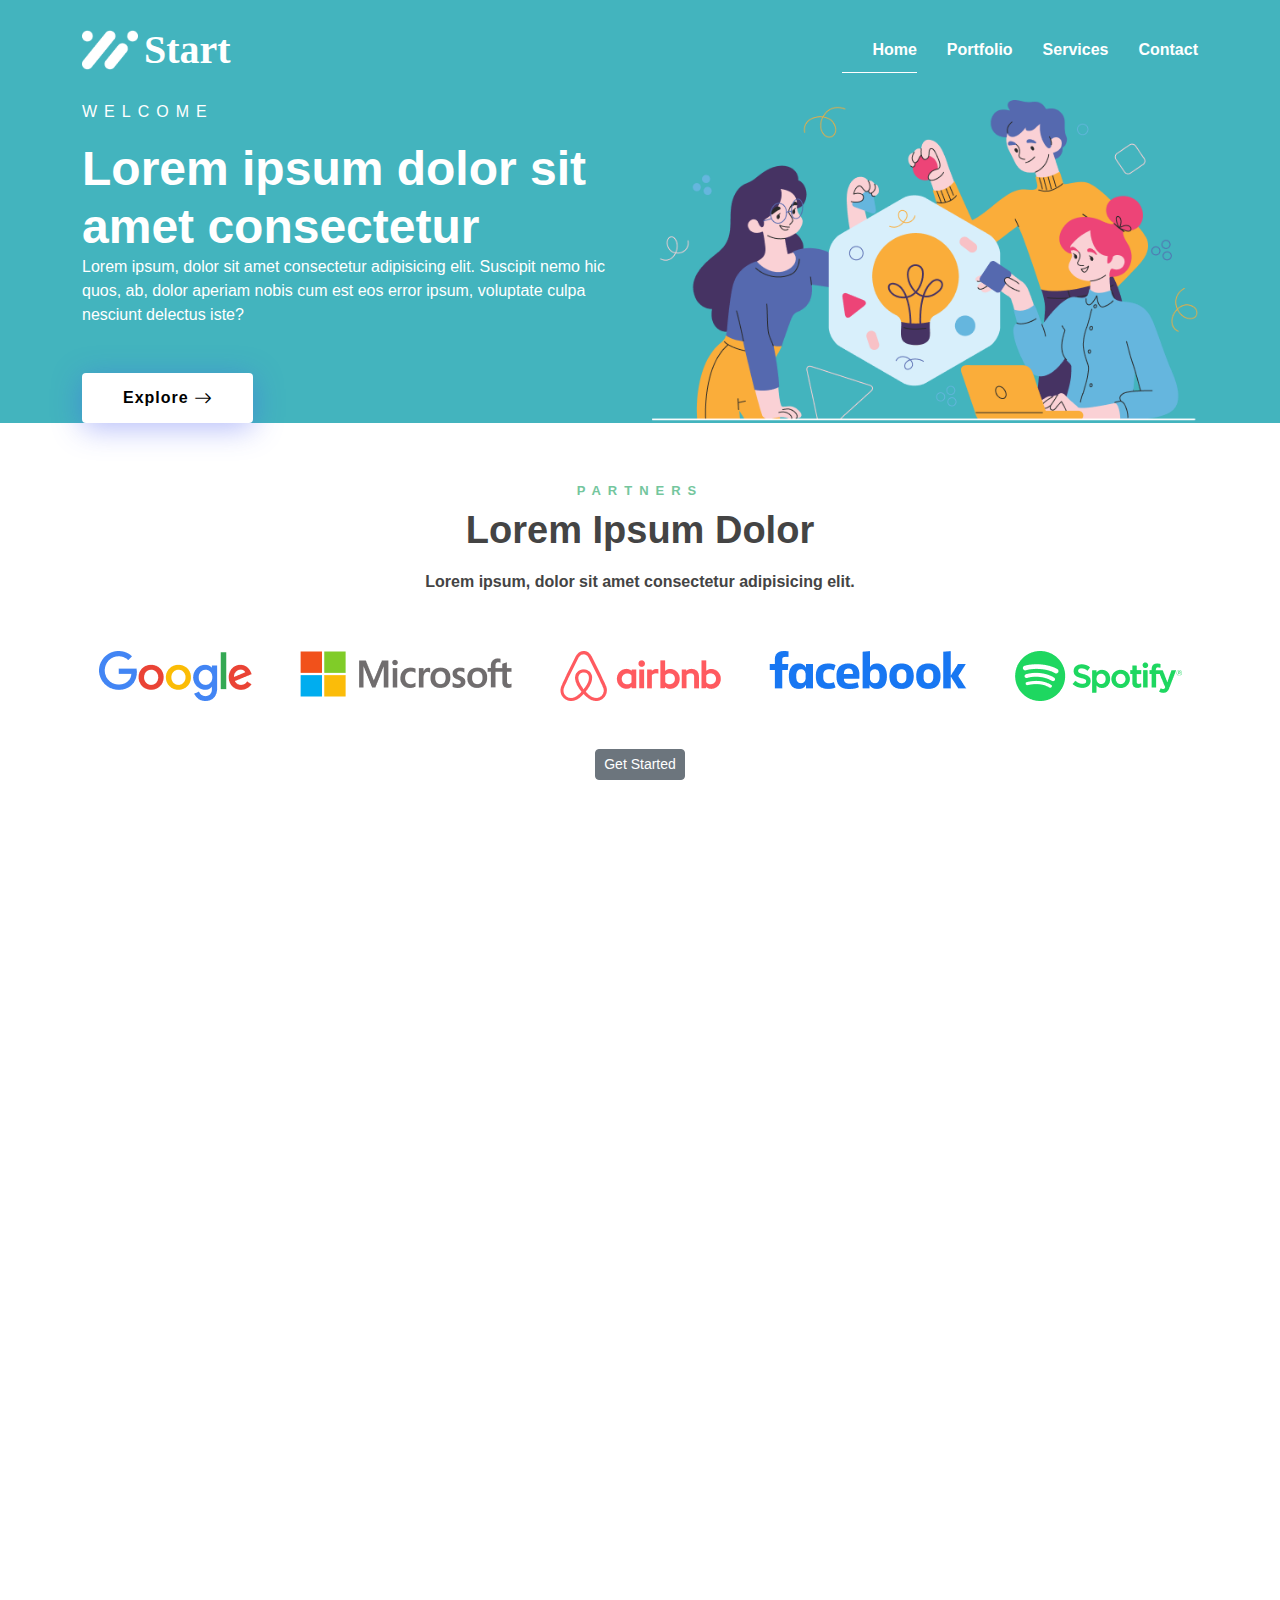
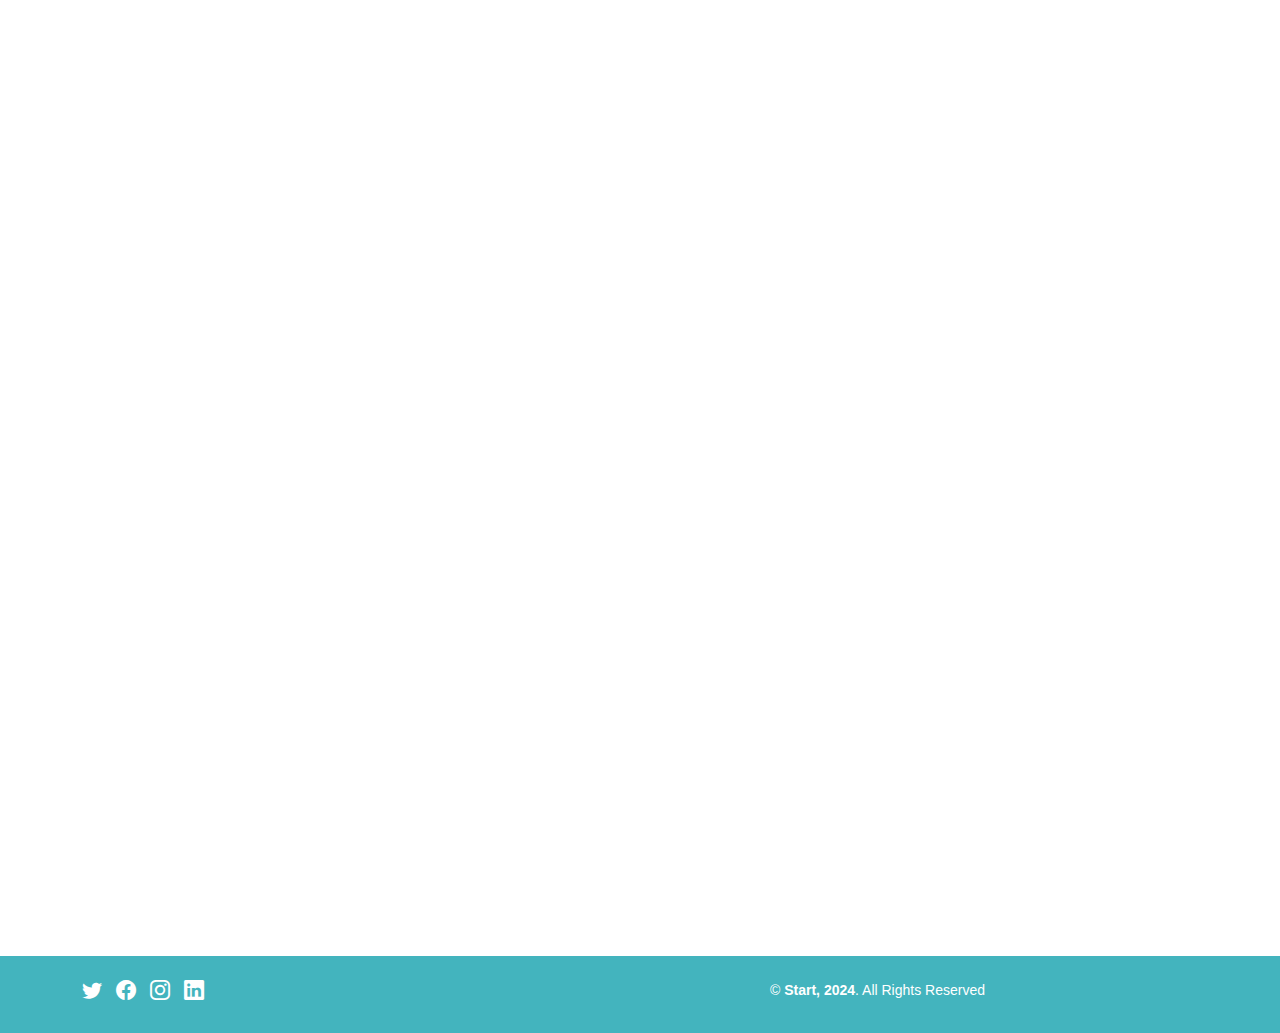
<file: index.html>
<!DOCTYPE html>
<html lang="en">

<head>
    <meta charset="utf-8">
    <meta content="width=device-width, initial-scale=1.0" name="viewport">
    <title>BelV1 Startup Website (Community)</title>
    <!-- Favicons -->
    <link href="assets/img/favicon.ico" rel="icon">
    <link href="assets/img/apple-touch-icon.png" rel="apple-touch-icon">
    <!-- Vendor CSS Files -->
    <link href="assets/vendor/aos/aos.css" rel="stylesheet">
    <link href="assets/vendor/bootstrap/css/bootstrap.min.css" rel="stylesheet">
    <link href="assets/vendor/bootstrap-icons/bootstrap-icons.css" rel="stylesheet">
    <link href="assets/vendor/glightbox/css/glightbox.min.css" rel="stylesheet">
    <link href="assets/vendor/remixicon/remixicon.css" rel="stylesheet">
    <!-- Template Main CSS File -->
    <link href="assets/css/style.css" rel="stylesheet">
    <!-- =======================================================
* Template Name: Belgacem Khadher V1 Start Agency template
======================================================== -->
</head>

<body>

    <!-- ======= Header ======= -->
    <header id="header" class="header fixed-top">
        <div class="container-fluid container-xl d-flex align-items-center justify-content-between">

            <a href="index.html" class="logo d-flex align-items-center">
                <img src="assets/img/logo.png" alt="">
                <span>Start</span>
            </a>

            <nav id="navbar" class="navbar">
                <ul>
                    <li><a class="nav-link scrollto active" href="#">Home</a></li>
                    <li><a class="nav-link scrollto" href="pages/portfolio.html">Portfolio</a></li>
                    <li><a class="nav-link scrollto" href="pages/services.html">Services</a></li>
                    <li><a class="nav-link scrollto" href="pages/contact.html">Contact</a></li>
                </ul>
                <i class="bi bi-list mobile-nav-toggle"></i>
            </nav><!-- .navbar -->

        </div>
      
    </header><!-- End Header -->
    <div class="hero pt-100 ">
        <div class="container">
            <div class="row">
                <div class="col-lg-6 order-lg-2 hero-img" data-aos="zoom-out" data-aos-delay="200">
                    <img src="assets/img/hero.png" class="img-fluid" alt="">
                </div>
                <div class="col-lg-6 order-lg-1 d-flex flex-column justify-content-center">
                    <p class="letter-spacing-7">WELCOME</p>
                    <h1 data-aos="fade-up">Lorem ipsum dolor sit amet consectetur </h1>
                    <p data-aos="fade-up" data-aos-delay="400">Lorem ipsum, dolor sit amet consectetur adipisicing
                        elit.
                        Suscipit nemo hic quos, ab, dolor aperiam nobis cum est eos error ipsum, voluptate culpa
                        nesciunt delectus iste?</p>
                    <div data-aos="fade-up" data-aos-delay="600">
                        <div class="text-center text-lg-start">
                            <a href="#about"
                                class="btn btn-get-started scrollto d-inline-flex align-items-center justify-content-center align-self-center">
                                <span>Explore</span>
                                <i class="bi bi-arrow-right"></i>
                            </a>
                        </div>
                    </div>
                </div>
            </div>
        </div>
    </div>
    <!-- ======= Clients Section ======= -->
    <section id="clients" class="clients">
        <div class="container" data-aos="fade-up">

            <header class="section-header align-items-center ">
                <h2 class="letter-spacing-7">partners</h2>
                <p>Lorem Ipsum Dolor</p>
                <p class="fs-6">Lorem ipsum, dolor sit amet consectetur
                    adipisicing elit.</p>
            </header>

            <div class="container text-center p-2 ">
                <div class="d-flex flex-wrap gap-5 justify-content-center  ">
                    <div><img src="assets/img/clients/client1.png" class="img-fluid" alt="">
                    </div>
                    <div><img src="assets/img/clients/client2.png" class="img-fluid" alt="">
                    </div>
                    <div><img src="assets/img/clients/client3.png" class="img-fluid" alt="">
                    </div>
                    <div><img src="assets/img/clients/client4.png" class="img-fluid" alt="">
                    </div>
                    <div><img src="assets/img/clients/client5.png" class="img-fluid" alt="">
                    </div>

                </div>
                <a class="btn btn-secondary btn-sm mt-5 " href="#">Get Started</a>
            </div>

        </div>
    </section>
    <!-- End Clients Section -->

    <main id="main">
        <!-- ======= About Section ======= -->
        <section id="about" class="about">
            <div class="container" data-aos="fade-up">
                <div class="row">

                    <div class="col-lg-6">
                        <img src="assets/img/features.png" class="img-fluid" alt="">
                    </div>

                    <div class="col-lg-6 mt-5 mt-lg-0 d-flex">
                        <div class="content">
                            <h2>Lorem ipsum dolor sit amet consectetur </h2>
                            <p>
                                Lorem ipsum, dolor sit amet consectetur adipisicing elit. Suscipit nemo hic quos, ab,
                                dolor aperiam nobis cum est eos error ipsum, voluptate culpa nesciunt delectus iste?
                            </p>
                            <div class="text-center text-lg-start">
                                <a href="#"
                                    class="btn-read-more d-inline-flex align-items-center justify-content-center align-self-center">
                                    <span>Learn More</span>
                                    <i class="bi bi-arrow-right"></i>
                                </a>
                            </div>
                        </div>
                    </div>

                </div> <!-- / row -->
                <!-- End Feature Icons -->

            </div>
            <div class="container" data-aos="fade-up">
                <div class="row gx-0">

                    <div class="col-lg-6 d-flex flex-column justify-content-center" data-aos="fade-up"
                        data-aos-delay="200">
                        <div class="content">
                            <h2>Lorem ipsum dolor sit amet consectetur </h2>
                            <p>
                                Lorem ipsum, dolor sit amet consectetur adipisicing elit. Suscipit nemo hic quos, ab,
                                dolor aperiam nobis cum est eos error ipsum, voluptate culpa nesciunt delectus iste?
                            </p>
                            <div class="text-center text-lg-start">
                                <a href="#"
                                    class="btn-read-more d-inline-flex align-items-center justify-content-center align-self-center">
                                    <span>Learn More</span>
                                    <i class="bi bi-arrow-right"></i>
                                </a>
                            </div>
                        </div>
                    </div>

                    <div class="col-lg-6 d-flex align-items-center" data-aos="zoom-out" data-aos-delay="200">
                        <img src="assets/img/about.png" class="img-fluid" alt="">
                    </div>

                </div>
            </div>


        </section><!-- End About Section -->
        <!-- ======= Team Section ======= -->
        <section id="team" class="team">

            <div class="container text-center " data-aos="fade-up">

                <header class="section-header">
                    <h2>Team</h2>
                    <p>Our Talents</p>
                    <p class="fs-6">Lorem ipsum, dolor sit amet consectetur
                        Suscipit nemo hic quos, ab,</p>
                </header>

                <div class="row gy-4">

                    <div class="col-lg-3 col-md-6" data-aos="fade-up" data-aos-delay="100">
                        <div class="member">
                            <div class="member-img">
                                <img src="assets/img/team/team1.png" class="img-fluid" alt="">

                            </div>
                            <div class="member-info">
                                <h4>Walter White</h4>
                                <span>Chief Executive Officer</span>
                            </div>
                        </div>
                    </div>

                    <div class="col-lg-3 col-md-6" data-aos="fade-up" data-aos-delay="200">
                        <div class="member">
                            <div class="member-img">
                                <img src="assets/img/team/team2.png" class="img-fluid" alt="">

                            </div>
                            <div class="member-info">
                                <h4>Sarah Jhonson</h4>
                                <span>Product Manager</span>
                            </div>
                        </div>
                    </div>

                    <div class="col-lg-3 col-md-6" data-aos="fade-up" data-aos-delay="300">
                        <div class="member">
                            <div class="member-img">
                                <img src="assets/img/team/team3.png" class="img-fluid" alt="">
                            </div>
                            <div class="member-info">
                                <h4>William Anderson</h4>
                                <span>CTO</span>
                            </div>
                        </div>
                    </div>

                    <div class="col-lg-3 col-md-6" data-aos="fade-up" data-aos-delay="400">
                        <div class="member">
                            <div class="member-img">
                                <img src="assets/img/team/team4.png" class="img-fluid" alt="">
                            </div>
                            <div class="member-info">
                                <h4>Amanda Jepson</h4>
                                <span>Accountant</span>
                            </div>
                        </div>
                    </div>

                </div>
                <a class="btn btn-secondary btn-sm mt-5 justify-content-center  " href="#">View Team</a>
            </div>

        </section><!-- End Team Section -->

    </main><!-- End #main -->

    <!-- ======= Footer ======= -->
    <footer id="footer" class="footer">
        <div class="footer-top">
            <div class="container">
                <div class="row gy-4 d-flex justify-content-around">
                    <div class="col-lg-5 col-md-12 footer-info">

                        <div class="social-links">
                            <a href="#" class="twitter"><i class="bi bi-twitter"></i></a>
                            <a href="#" class="facebook"><i class="bi bi-facebook"></i></a>
                            <a href="#" class="instagram"><i class="bi bi-instagram"></i></a>
                            <a href="#" class="linkedin"><i class="bi bi-linkedin"></i></a>
                        </div>
                    </div>

                    <div class="col-lg-7 col-6 ">
                        <div class="copyright">
                            &copy; <strong><span>Start</span>, 2024</strong>. All Rights Reserved
                        </div>

                    </div>
                </div>
            </div>
        </div>
    </footer><!-- End Footer -->

    <a href="#" class="back-to-top d-flex align-items-center justify-content-center"><i
            class="bi bi-arrow-up-short"></i></a>

    <!-- Vendor JS Files -->
    <script src="assets/vendor/purecounter/purecounter_vanilla.js"></script>
    <script src="assets/vendor/aos/aos.js"></script>
    <script src="assets/vendor/bootstrap/js/bootstrap.bundle.min.js"></script>
    <script src="assets/vendor/glightbox/js/glightbox.min.js"></script>
    <script src="assets/vendor/isotope-layout/isotope.pkgd.min.js"></script>
    <script src="assets/vendor/php-email-form/validate.js"></script>

    <!-- Template Main JS File -->
    <script src="assets/js/main.js"></script>

</body>

</html>
</file>
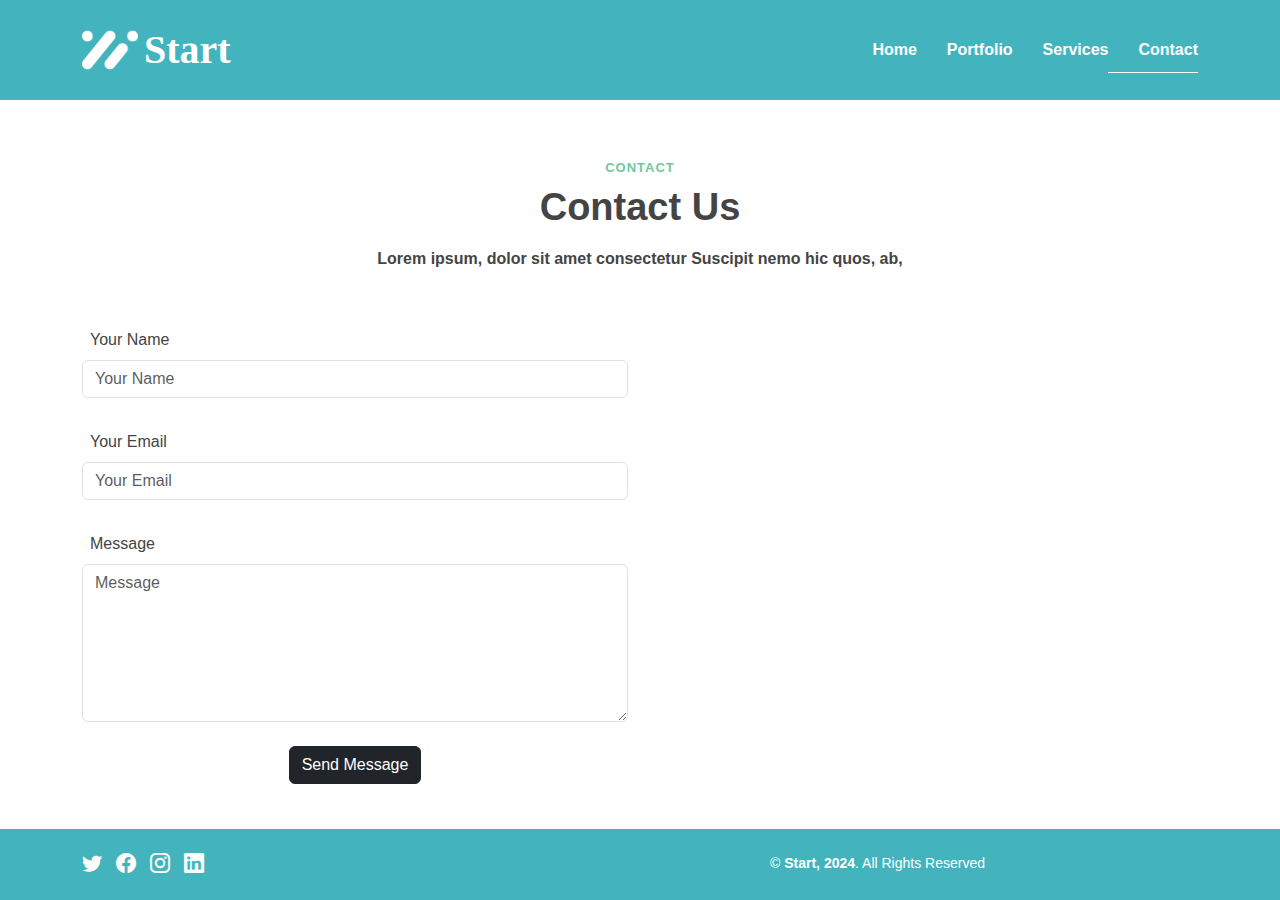
<file: pages/contact.html>
<!DOCTYPE html>
<html lang="en">

<head>
    <meta charset="utf-8">
    <meta content="width=device-width, initial-scale=1.0" name="viewport">
    <title>Services BelV1 Startup Website (Community)</title>
    <!-- Favicons -->
    <link href="../assets/img/favicon.ico" rel="icon">
    <link href="../assets/img/apple-touch-icon.png" rel="apple-touch-icon">
    <!-- Vendor CSS Files -->
    <link href="../assets/vendor/aos/aos.css" rel="stylesheet">
    <link href="../assets/vendor/bootstrap/css/bootstrap.min.css" rel="stylesheet">
    <link href="../assets/vendor/bootstrap-icons/bootstrap-icons.css" rel="stylesheet">
    <link href="../assets/vendor/glightbox/css/glightbox.min.css" rel="stylesheet">
    <link href="../assets/vendor/remixicon/remixicon.css" rel="stylesheet">
    <!-- Template Main CSS File -->
    <link href="../assets/css/style.css" rel="stylesheet">
    <!-- =======================================================
* Template Name: Belgacem Khadher V1 Start Agency template
======================================================== -->
</head>

<body>

    <!-- ======= Header ======= -->
    <header id="header" class="header fixed-top">
        <div class="container-fluid container-xl d-flex align-items-center justify-content-between">

            <a href="../index.html" class="logo d-flex align-items-center">
                <img src="../assets/img/logo.png" alt="">
                <span>Start</span>
            </a>

            <nav id="navbar" class="navbar">
                <ul>
                    <li><a class="nav-link scrollto" href="../index.html">Home</a></li>
                    <li><a class="nav-link scrollto" href="portfolio.html">Portfolio</a></li>
                    <li><a class="nav-link scrollto" href="services.html">Services</a></li>
                    <li><a class="nav-link scrollto active" href="#">Contact</a></li>
                </ul>
                <i class="bi bi-list mobile-nav-toggle"></i>
            </nav><!-- .navbar -->

        </div>

    </header><!-- End Header -->


    <main id="main" class="pt-100">

        <section id="contact" class="contact">

            <div class="container aos-init aos-animate" data-aos="fade-up">
      
              <header class="section-header">
                <h2>Contact</h2>
                <p>Contact Us</p>
                <p class="fs-6">Lorem ipsum, dolor sit amet consectetur
                    Suscipit nemo hic quos, ab,</p>
              </header>
      
              <div class="row gy-4">
      
              
      
                <div class="col-lg-6">
                  <form action="f#" method="post" class="">
                    <div class="row gy-4">
      
                      <div class="col-md-12">
                        <label for="" class="p-2">Your Name</label>
                        <input type="text" name="name" class="form-control" placeholder="Your Name" required="">
                      </div>
      
                      <div class="col-md-12 ">
                        <label for="" class="p-2 ">Your Email</label>
                        <input type="email" class="form-control" name="email" placeholder="Your Email" required="">
                      </div>
      
                    
                      <div class="col-md-12">
                        <label for="" class="p-2"> Message</label>
                        <textarea class="form-control" name="message" rows="6" placeholder="Message" required=""></textarea>
                      </div>
      
                      <div class="col-md-12 text-center">
                      
                        <button type="submit" class="btn btn-dark ">Send Message</button>
                      </div>
      
                    </div>
                  </form>
      
                </div>

                <div class="col-md-6 maps" >
                    <iframe src="https://www.google.com/maps/embed?pb=!1m14!1m8!1m3!1d11880.492291371422!2d12.4922309!3d41.8902102!3m2!1i1024!2i768!4f13.1!3m3!1m2!1s0x0%3A0x28f1c82e908503c4!2sColosseo!5e0!3m2!1sit!2sit!4v1524815927977" frameborder="0" style="border:0; width: 100%; height:100%;" allowfullscreen></iframe>
                 </div>
      
              </div>
      
            </div>
      
          </section>

    </main><!-- End #main -->

    <!-- ======= Footer ======= -->
    <footer id="footer" class="footer position-fixed w-100 p-4 bottom-0 ">
        <div class="footer-top">
            <div class="container">
                <div class="row gy-4 d-flex justify-content-around">
                    <div class="col-lg-5 col-md-12 footer-info">

                        <div class="social-links">
                            <a href="#" class="twitter"><i class="bi bi-twitter"></i></a>
                            <a href="#" class="facebook"><i class="bi bi-facebook"></i></a>
                            <a href="#" class="instagram"><i class="bi bi-instagram"></i></a>
                            <a href="#" class="linkedin"><i class="bi bi-linkedin"></i></a>
                        </div>
                    </div>

                    <div class="col-lg-7 col-6 ">
                        <div class="copyright">
                            &copy; <strong><span>Start</span>, 2024</strong>. All Rights Reserved
                        </div>

                    </div>
                </div>
            </div>
        </div>
    </footer><!-- End Footer -->

    <a href="#" class="back-to-top d-flex align-items-center justify-content-center"><i
            class="bi bi-arrow-up-short"></i></a>

    <!-- Vendor JS Files -->
    <script src="../assets/vendor/purecounter/purecounter_vanilla.js"></script>
    <script src="../assets/vendor/aos/aos.js"></script>
    <script src="../assets/vendor/bootstrap/js/bootstrap.bundle.min.js"></script>
    <script src="../assets/vendor/glightbox/js/glightbox.min.js"></script>
    <script src="../assets/vendor/isotope-layout/isotope.pkgd.min.js"></script>
    <script src="../assets/vendor/php-email-form/validate.js"></script>

    <!-- Template Main JS File -->
    <script src="../assets/js/main.js"></script>

</body>

</html>
</file>
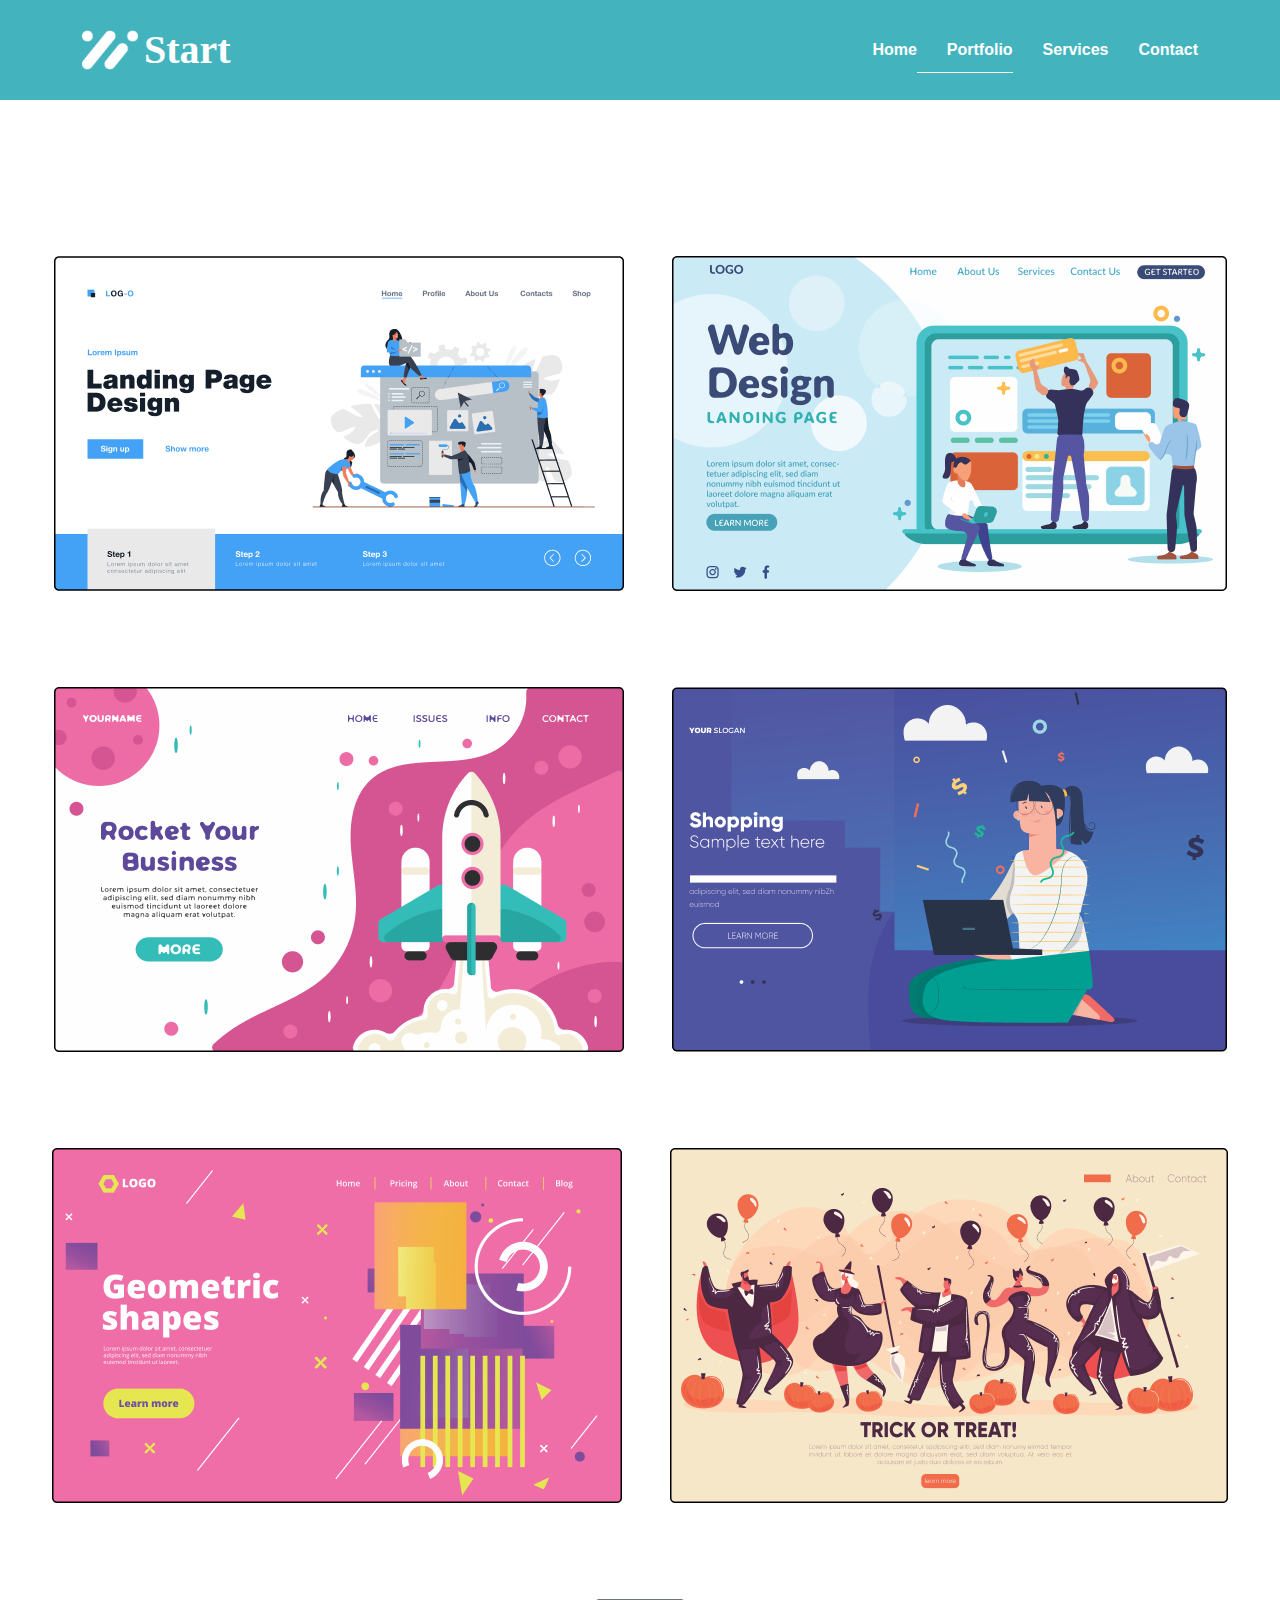
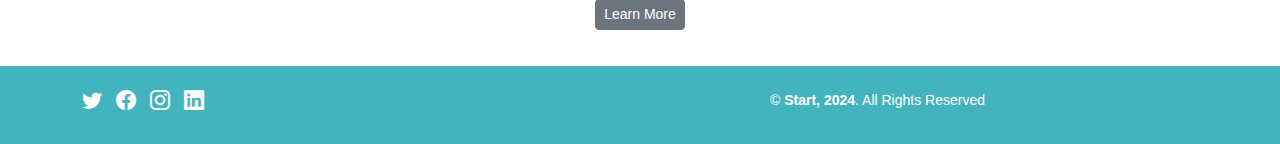
<file: pages/portfolio.html>
<!DOCTYPE html>
<html lang="en">

<head>
    <meta charset="utf-8">
    <meta content="width=device-width, initial-scale=1.0" name="viewport">
    <title>Portfolio BelV1 Startup Website (Community)</title>
    <!-- Favicons -->
    <link href="../assets/img/favicon.ico" rel="icon">
    <link href="../assets/img/apple-touch-icon.png" rel="apple-touch-icon">
    <!-- Vendor CSS Files -->
    <link href="../assets/vendor/aos/aos.css" rel="stylesheet">
    <link href="../assets/vendor/bootstrap/css/bootstrap.min.css" rel="stylesheet">
    <link href="../assets/vendor/bootstrap-icons/bootstrap-icons.css" rel="stylesheet">
    <link href="../assets/vendor/glightbox/css/glightbox.min.css" rel="stylesheet">
    <link href="../assets/vendor/remixicon/remixicon.css" rel="stylesheet">
    <!-- Template Main CSS File -->
    <link href="../assets/css/style.css" rel="stylesheet">
    <!-- =======================================================
  * Template Name: Belgacem Khadher V1 Start Agency template
  ======================================================== -->
</head>

<body>

    <!-- ======= Header ======= -->
    <header id="header" class="header fixed-top">
        <div class="container-fluid container-xl d-flex align-items-center justify-content-between">

            <a href="../index.html" class="logo d-flex align-items-center">
                <img src="../assets/img/logo.png" alt="">
                <span>Start</span>
            </a>

            <nav id="navbar" class="navbar">
                <ul>
                    <li><a class="nav-link scrollto" href="../index.html">Home</a></li>
                    <li><a class="nav-link scrollto active" href="#">Portfolio</a></li>
                    <li><a class="nav-link scrollto" href="services.html">Services</a></li>
                    <li><a class="nav-link scrollto" href="contact.html">Contact</a></li>
                </ul>
                <i class="bi bi-list mobile-nav-toggle"></i>
            </nav><!-- .navbar -->

        </div>

    </header><!-- End Header -->


    <main id="main" class="pt-100">

        <section>
            <div class="text-center">
                <div class="d-flex flex-wrap gap-5  justify-content-center pt-5 m-5 ">
                    <div>
                        <img src="../assets/img/portfolio/prj1.png" alt="projet1" loading="lazy">
                    </div>
                    <div>
                        <img src="../assets/img/portfolio/prj2.png" alt="projet2" loading="lazy">
                    </div>
                </div>
                <div class="d-flex flex-wrap gap-5 justify-content-center  pt-5 m-5 ">
                    <div>
                        <img src="../assets/img/portfolio/prj3.png" alt="projet3" loading="lazy">
                    </div>
                    <div>
                        <img src="../assets/img/portfolio/prj4.png" alt="projet4" loading="lazy">
                    </div>
                </div>
                <div class="d-flex flex-wrap gap-5 justify-content-center  pt-5 m-5 ">
                    <div>
                        <img src="../assets/img/portfolio/prj5.png" alt="projet5" loading="lazy">
                    </div>
                    <div>
                        <img src="../assets/img/portfolio/prj6.png" alt="projet6" loading="lazy">
                    </div>
                </div>
                <a class="btn btn-secondary btn-sm mt-5 " href="#">Learn More</a>
            </div>
        </section>

    </main><!-- End #main -->

    <!-- ======= Footer ======= -->
    <footer id="footer" class="footer">
        <div class="footer-top">
            <div class="container">
                <div class="row gy-4 d-flex justify-content-around">
                    <div class="col-lg-5 col-md-12 footer-info">

                        <div class="social-links">
                            <a href="#" class="twitter"><i class="bi bi-twitter"></i></a>
                            <a href="#" class="facebook"><i class="bi bi-facebook"></i></a>
                            <a href="#" class="instagram"><i class="bi bi-instagram"></i></a>
                            <a href="#" class="linkedin"><i class="bi bi-linkedin"></i></a>
                        </div>
                    </div>

                    <div class="col-lg-7 col-6 ">
                        <div class="copyright">
                            &copy; <strong><span>Start</span>, 2024</strong>. All Rights Reserved
                        </div>

                    </div>
                </div>
            </div>
        </div>
    </footer><!-- End Footer -->

    <a href="#" class="back-to-top d-flex align-items-center justify-content-center"><i
            class="bi bi-arrow-up-short"></i></a>

    <!-- Vendor JS Files -->
    <script src="../assets/vendor/purecounter/purecounter_vanilla.js"></script>
    <script src="../assets/vendor/aos/aos.js"></script>
    <script src="../assets/vendor/bootstrap/js/bootstrap.bundle.min.js"></script>
    <script src="../assets/vendor/glightbox/js/glightbox.min.js"></script>
    <script src="../assets/vendor/isotope-layout/isotope.pkgd.min.js"></script>
    <script src="../assets/vendor/php-email-form/validate.js"></script>

    <!-- Template Main JS File -->
    <script src="../assets/js/main.js"></script>

</body>

</html>
</file>
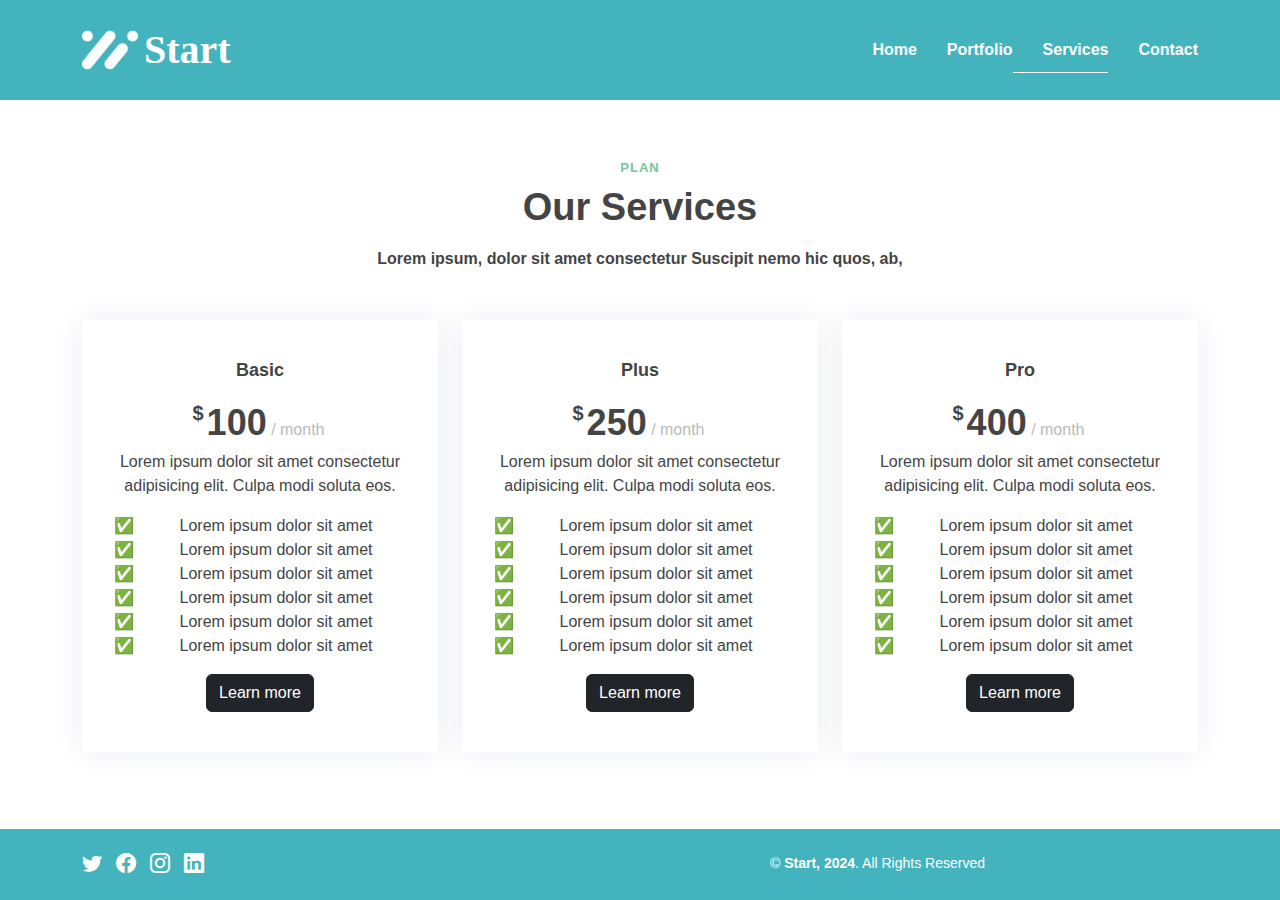
<file: pages/services.html>
<!DOCTYPE html>
<html lang="en">

<head>
    <meta charset="utf-8">
    <meta content="width=device-width, initial-scale=1.0" name="viewport">
    <title>Services BelV1 Startup Website (Community)</title>
    <!-- Favicons -->
    <link href="../assets/img/favicon.ico" rel="icon">
    <link href="../assets/img/apple-touch-icon.png" rel="apple-touch-icon">
    <!-- Vendor CSS Files -->
    <link href="../assets/vendor/aos/aos.css" rel="stylesheet">
    <link href="../assets/vendor/bootstrap/css/bootstrap.min.css" rel="stylesheet">
    <link href="../assets/vendor/bootstrap-icons/bootstrap-icons.css" rel="stylesheet">
    <link href="../assets/vendor/glightbox/css/glightbox.min.css" rel="stylesheet">
    <link href="../assets/vendor/remixicon/remixicon.css" rel="stylesheet">
    <!-- Template Main CSS File -->
    <link href="../assets/css/style.css" rel="stylesheet">
    <!-- =======================================================
* Template Name: Belgacem Khadher V1 Start Agency template
======================================================== -->
</head>

<body>

    <!-- ======= Header ======= -->
    <header id="header" class="header fixed-top">
        <div class="container-fluid container-xl d-flex align-items-center justify-content-between">

            <a href="../index.html" class="logo d-flex align-items-center">
                <img src="../assets/img/logo.png" alt="">
                <span>Start</span>
            </a>

            <nav id="navbar" class="navbar">
                <ul>
                    <li><a class="nav-link scrollto" href="../index.html">Home</a></li>
                    <li><a class="nav-link scrollto" href="portfolio.html">Portfolio</a></li>
                    <li><a class="nav-link scrollto active" href="#">Services</a></li>
                    <li><a class="nav-link scrollto" href="contact.html">Contact</a></li>
                </ul>
                <i class="bi bi-list mobile-nav-toggle"></i>
            </nav><!-- .navbar -->

        </div>

    </header><!-- End Header -->


    <main id="main" class="pt-100">

        <section class="pricing">

            <div class="container text-center aos-init aos-animate" data-aos="fade-up">

                <header class="section-header">
                    <h2>PLAN</h2>
                    <p>Our Services</p>
                    <p class="fs-6">Lorem ipsum, dolor sit amet consectetur
                        Suscipit nemo hic quos, ab,</p>
                </header>

                <div class="row gy-4">

                    <div class="col-lg-4 col-md-6 aos-init aos-animate" data-aos="fade-up" data-aos-delay="100">
                        <div class="box">
                            <h3>Basic</h3>
                            <div class="price"><sup>$</sup>100<span> / month</span></div>
                            <p>Lorem ipsum dolor sit amet consectetur adipisicing elit. Culpa modi soluta eos.</p>
                            <ul class="li-prices">
                                <li> Lorem ipsum dolor sit amet</li>
                                <li> Lorem ipsum dolor sit amet</li>
                                <li> Lorem ipsum dolor sit amet</li>
                                <li> Lorem ipsum dolor sit amet</li>
                                <li> Lorem ipsum dolor sit amet</li>
                                <li>  Lorem ipsum dolor sit amet</li>
                            </ul>
                            <a href="#" class="btn btn-dark">Learn more</a>
                        </div>
                    </div>

                    <div class="col-lg-4 col-md-6 aos-init aos-animate" data-aos="fade-up" data-aos-delay="200">
                        <div class="box">
                            <h3>Plus</h3>
                            <div class="price"><sup>$</sup>250<span> / month</span></div>
                            <p>Lorem ipsum dolor sit amet consectetur adipisicing elit. Culpa modi soluta eos.</p>
                            <ul class="li-prices">
                                <li> Lorem ipsum dolor sit amet</li>
                                <li> Lorem ipsum dolor sit amet</li>
                                <li> Lorem ipsum dolor sit amet</li>
                                <li> Lorem ipsum dolor sit amet</li>
                                <li> Lorem ipsum dolor sit amet</li>
                                <li>  Lorem ipsum dolor sit amet</li>
                            </ul>
                            <a href="#" class="btn btn-dark">Learn more</a>
                        </div>
                    </div>

                    <div class="col-lg-4 col-md-6 aos-init aos-animate" data-aos="fade-up" data-aos-delay="300">
                        <div class="box text-center">
                            <h3>Pro</h3>
                            <div class="price"><sup>$</sup>400<span> / month</span></div>
                           <p>Lorem ipsum dolor sit amet consectetur adipisicing elit. Culpa modi soluta eos.</p>
                            <ul class="li-prices">
                                <li> Lorem ipsum dolor sit amet</li>
                                <li> Lorem ipsum dolor sit amet</li>
                                <li> Lorem ipsum dolor sit amet</li>
                                <li> Lorem ipsum dolor sit amet</li>
                                <li> Lorem ipsum dolor sit amet</li>
                                <li>  Lorem ipsum dolor sit amet</li>
                            </ul>
                            <a href="#" class="btn btn-dark">Learn more</a>
                        </div>
                    </div>


                </div>

            </div>

        </section>

    </main><!-- End #main -->

    <!-- ======= Footer ======= -->
    <footer id="footer" class="footer position-fixed w-100 p-4 bottom-0 ">
        <div class="footer-top">
            <div class="container">
                <div class="row gy-4 d-flex justify-content-around">
                    <div class="col-lg-5 col-md-12 footer-info">

                        <div class="social-links">
                            <a href="#" class="twitter"><i class="bi bi-twitter"></i></a>
                            <a href="#" class="facebook"><i class="bi bi-facebook"></i></a>
                            <a href="#" class="instagram"><i class="bi bi-instagram"></i></a>
                            <a href="#" class="linkedin"><i class="bi bi-linkedin"></i></a>
                        </div>
                    </div>

                    <div class="col-lg-7 col-6 ">
                        <div class="copyright">
                            &copy; <strong><span>Start</span>, 2024</strong>. All Rights Reserved
                        </div>

                    </div>
                </div>
            </div>
        </div>
    </footer><!-- End Footer -->

    <a href="#" class="back-to-top d-flex align-items-center justify-content-center"><i
            class="bi bi-arrow-up-short"></i></a>

    <!-- Vendor JS Files -->
    <script src="../assets/vendor/purecounter/purecounter_vanilla.js"></script>
    <script src="../assets/vendor/aos/aos.js"></script>
    <script src="../assets/vendor/bootstrap/js/bootstrap.bundle.min.js"></script>
    <script src="../assets/vendor/glightbox/js/glightbox.min.js"></script>
    <script src="../assets/vendor/isotope-layout/isotope.pkgd.min.js"></script>
    <script src="../assets/vendor/php-email-form/validate.js"></script>

    <!-- Template Main JS File -->
    <script src="../assets/js/main.js"></script>

</body>

</html>
</file>
<file: assets/css/style.css>
/**
* Template Name: Belgacem Khadher V1 Start Agency template
*/

/*--------------------------------------------------------------
# General
--------------------------------------------------------------*/
:root {
  scroll-behavior: smooth;
}

body {
  font-family: "Open Sans", sans-serif;
  color: #444444;
}

a {
  color: #4154f1;
  text-decoration: none;
}

a:hover {
  color: #101018;
  text-decoration: none;
}


/*--------------------------------------------------------------
# Sections
--------------------------------------------------------------*/
section {
  padding: 60px 0;
  overflow: hidden;
}

.section-header {
  text-align: center;
  padding-bottom: 40px;
}
.letter-spacing-7 {
  letter-spacing: 7px !important;
}
.section-header h2 {
  font-size: 13px;
  letter-spacing: 1px;
  font-weight: 700;
  margin: 0;
  color: #74C69D;
  text-transform: uppercase;
}

.section-header p {
  margin: 10px 0 0 0;
  padding: 0;
  font-size: 38px;
  line-height: 42px;
  font-weight: 700;
 
}
.max-width-440{
  max-width: 440px !important;
}

@media (max-width: 768px) {
  .section-header p {
    font-size: 28px;
    line-height: 32px;
  }
}


/*--------------------------------------------------------------
# Back to top button
--------------------------------------------------------------*/
.back-to-top {
  position: fixed;
  visibility: hidden;
  opacity: 0;
  right: 15px;
  bottom: 15px;
  z-index: 99999;
  background: #000000;
  width: 40px;
  height: 40px;
  border-radius: 4px;
  transition: all 0.4s;
}

.back-to-top i {
  font-size: 24px;
  color: #fff;
  line-height: 0;
}

.back-to-top:hover {
  background: #1e1e3d;
  color: #ffffff;
}

.back-to-top.active {
  visibility: visible;
  opacity: 1;
}

/*--------------------------------------------------------------
# Disable aos animation delay on mobile devices
--------------------------------------------------------------*/
@media screen and (max-width: 768px) {
  [data-aos-delay] {
    transition-delay: 0 !important;
  }
}

/*--------------------------------------------------------------
# Header
--------------------------------------------------------------*/
.header {
  transition: all 0.5s;
  z-index: 997;
  padding: 20px 0;
  background: #43B4BE;

}

.header.header-scrolled {
 
  padding: 15px 0;
  box-shadow: 0px 2px 20px rgba(1, 41, 112, 0.1);
}

.header .logo {
  line-height: 0;
}

.header .logo img {
  max-height: 40px;
  margin-right: 6px;
}

.header .logo span {
  font-family: Work Sans;
  font-size: 40px;
  font-weight: 700;
  line-height: 60px;
  text-align: left;
  color: #FFFFFF;
 

  
}

/*--------------------------------------------------------------
# Navigation Menu
--------------------------------------------------------------*/
/**
* Desktop Navigation 
*/
.navbar {
  padding: 0;
}

.navbar ul {
  margin: 0;
  padding: 0;
  display: flex;
  list-style: none;
  align-items: center;
}

.navbar li {
  position: relative;
}

.navbar a,
.navbar a:focus {
  display: flex;
  align-items: center;
  justify-content: space-between;
  padding: 10px 0 10px 30px;
  font-family: "Nunito", sans-serif;
  font-size: 16px;
  font-weight: 700;
  color: #FFFFFF;
  white-space: nowrap;
  transition: 0.3s;
}

.navbar a i,
.navbar a:focus i {
  font-size: 12px;
  line-height: 0;
  margin-left: 5px;
}

.navbar a:hover,
.navbar .active,
.navbar .active:focus,
.navbar li:hover>a {
border-bottom:solid 1px;
}

.navbar .getstarted,
.navbar .getstarted:focus {
  background: #4154f1;
  padding: 8px 20px;
  margin-left: 30px;
  border-radius: 4px;
  color: #fff;
}

.navbar .getstarted:hover,
.navbar .getstarted:focus:hover {
  color: #fff;
  background: #5969f3;
}

.navbar .dropdown ul {
  display: block;
  position: absolute;
  left: 14px;
  top: calc(100% + 30px);
  margin: 0;
  padding: 10px 0;
  z-index: 99;
  opacity: 0;
  visibility: hidden;
  background: #fff;
  box-shadow: 0px 0px 30px rgba(127, 137, 161, 0.25);
  transition: 0.3s;
  border-radius: 4px;
}

.navbar .dropdown ul li {
  min-width: 200px;
}

.navbar .dropdown ul a {
  padding: 10px 20px;
  font-size: 15px;
  text-transform: none;
  font-weight: 600;
}

.navbar .dropdown ul a i {
  font-size: 12px;
}

.navbar .dropdown ul a:hover,
.navbar .dropdown ul .active:hover,
.navbar .dropdown ul li:hover>a {
  color: #4154f1;
}

.navbar .dropdown:hover>ul {
  opacity: 1;
  top: 100%;
  visibility: visible;
}

.navbar .megamenu {
  position: static;
}

.navbar .megamenu ul {
  margin-top: 5px;
  right: 0;
  padding: 10px;
  display: flex;
}

.navbar .megamenu ul li {
  flex: 1;
}

.navbar .megamenu ul li a,
.navbar .megamenu ul li:hover>a {
  color: #013289;
}

.navbar .megamenu ul li a:hover,
.navbar .megamenu ul li .active,
.navbar .megamenu ul li .active:hover {
  color: #4154f1;
}

.navbar .dropdown .dropdown ul {
  top: 0;
  left: calc(100% - 30px);
  visibility: hidden;
}

.navbar .dropdown .dropdown:hover>ul {
  opacity: 1;
  top: 0;
  left: 100%;
  visibility: visible;
}

@media (max-width: 1366px) {
  .navbar .dropdown .dropdown ul {
    left: -90%;
  }

  .navbar .dropdown .dropdown:hover>ul {
    left: -100%;
  }
}

/**
* Mobile Navigation 
*/
.mobile-nav-toggle {
  color: #012970;
  font-size: 28px;
  cursor: pointer;
  display: none;
  line-height: 0;
  transition: 0.5s;
}

.mobile-nav-toggle.bi-x {
  color: #fff;
}

@media (max-width: 1200px) {
  .mobile-nav-toggle {
    display: block;
  }

  .navbar ul {
    display: none;
  }
}

.navbar-mobile {
  position: fixed;
  overflow: hidden;
  top: 0;
  right: 0;
  left: 0;
  bottom: 0;
  background: rgba(1, 22, 61, 0.9);
  transition: 0.3s;
  z-index: 1;
}

.navbar-mobile .mobile-nav-toggle {
  position: absolute;
  top: 15px;
  right: 15px;
}

.navbar-mobile ul {
  display: block;
  position: absolute;
  top: 55px;
  right: 15px;
  bottom: 15px;
  left: 15px;
  padding: 10px 0;
  border-radius: 10px;
  background-color: #fff;
  overflow-y: auto;
  transition: 0.3s;
}

.navbar-mobile a,
.navbar-mobile a:focus {
  padding: 10px 20px;
  font-size: 15px;
  color: #012970;
}

.navbar-mobile a:hover,
.navbar-mobile .active,
.navbar-mobile li:hover>a {
  color: #4154f1;
}

.navbar-mobile .getstarted,
.navbar-mobile .getstarted:focus {
  margin: 15px;
}

.navbar-mobile .dropdown ul {
  position: static;
  display: none;
  margin: 10px 20px;
  padding: 10px 0;
  z-index: 99;
  opacity: 1;
  visibility: visible;
  background: #fff;
  box-shadow: 0px 0px 30px rgba(127, 137, 161, 0.25);
}

.navbar-mobile .dropdown ul li {
  min-width: 200px;
}

.navbar-mobile .dropdown ul a {
  padding: 10px 20px;
}

.navbar-mobile .dropdown ul a i {
  font-size: 12px;
}

.navbar-mobile .dropdown ul a:hover,
.navbar-mobile .dropdown ul .active:hover,
.navbar-mobile .dropdown ul li:hover>a {
  color: #4154f1;
}

.navbar-mobile .dropdown>.dropdown-active {
  display: block;
}

/*--------------------------------------------------------------
# Hero Section
--------------------------------------------------------------*/
.hero {
  width: 100%;
  
  background: #43B4BE;
  color: #ffffff;
}

.hero h1 {
  margin: 0;
  font-size: 48px;
  font-weight: 700;
}

.hero h2 {
  color: #444444;
  margin: 15px 0 0 0;
  font-size: 26px;
}

.hero .btn-get-started {
  margin-top: 30px;
  line-height: 0;
  padding: 15px 40px;
  border-radius: 4px;
  transition: 0.5s;
  color: #000000;
  background: #ffffff;
  box-shadow: 0px 5px 30px rgba(65, 84, 241, 0.4);
}

.hero .btn-get-started span {
  font-family: "Nunito", sans-serif;
  font-weight: 600;
  font-size: 16px;
  letter-spacing: 1px;
}

.hero .btn-get-started i {
  margin-left: 5px;
  font-size: 18px;
  transition: 0.3s;
}

.hero .btn-get-started:hover i {
  transform: translateX(5px);
}

.hero .hero-img {
  text-align: right;
}

@media (min-width: 1024px) {
  .hero {
    background-attachment: fixed;
  }
}

@media (max-width: 991px) {
  .hero {
    height: auto;

  }

  .hero .hero-img {
    text-align: center;
    margin-top: 80px;
  }

  .hero .hero-img img {
    width: 80%;
  }
}

@media (max-width: 768px) {
  .hero {
    text-align: center;
  }

  .hero h1 {
    font-size: 32px;
  }

  .hero h2 {
    font-size: 24px;
  }

  .hero .hero-img img {
    width: 100%;
  }
}

/*--------------------------------------------------------------
# Index Page
--------------------------------------------------------------*/
/*--------------------------------------------------------------
# About
--------------------------------------------------------------*/
.about .content {
  background-color: #f6f9ff;
  padding: 40px;
}

.about h3 {
  font-size: 14px;
  font-weight: 700;
  color: #4154f1;
  text-transform: uppercase;
}

.about h2 {
  font-size: 24px;
  font-weight: 700;
}

.about p {
  margin: 15px 0 30px 0;
  line-height: 24px;
}

.about .btn-read-more {
  line-height: 0;
  padding: 15px 40px;
  border-radius: 4px;
  transition: 0.5s;
  color: #fff;
  background: #0a0a0a;
  box-shadow: 0px 5px 25px rgba(65, 84, 241, 0.3);
}

.about .btn-read-more span {
  font-family: "Nunito", sans-serif;
  font-weight: 600;
  font-size: 16px;
  letter-spacing: 1px;
}

.about .btn-read-more i {
  margin-left: 5px;
  font-size: 18px;
  transition: 0.3s;
}

.about .btn-read-more:hover i {
  transform: translateX(5px);
}

/*--------------------------------------------------------------
# Values
--------------------------------------------------------------*/
.values .box {
  padding: 30px;
  box-shadow: 0px 0 5px rgba(1, 41, 112, 0.08);
  text-align: center;
  transition: 0.3s;
  height: 100%;
}

.values .box img {
  padding: 30px 50px;
  transition: 0.5s;
  transform: scale(1.1);
}

.values .box h3 {
  font-size: 24px;
  color: #012970;
  font-weight: 700;
  margin-bottom: 18px;
}

.values .box:hover {
  box-shadow: 0px 0 30px rgba(1, 41, 112, 0.08);
}

.values .box:hover img {
  transform: scale(1);
}

/*--------------------------------------------------------------
# Counts
--------------------------------------------------------------*/
.counts {
  padding: 70px 0 60px;
}

.counts .count-box {
  display: flex;
  align-items: center;
  padding: 30px;
  width: 100%;
  background: #fff;
  box-shadow: 0px 0 30px rgba(1, 41, 112, 0.08);
}

.counts .count-box i {
  font-size: 42px;
  line-height: 0;
  margin-right: 20px;
  color: #4154f1;
}

.counts .count-box span {
  font-size: 36px;
  display: block;
  font-weight: 600;
  color: #0b198f;
}

.counts .count-box p {
  padding: 0;
  margin: 0;
  font-family: "Nunito", sans-serif;
  font-size: 14px;
}

/*--------------------------------------------------------------
# Features
--------------------------------------------------------------*/
.features .feature-box {
  padding: 24px 20px;
  box-shadow: 0px 0 30px rgba(1, 41, 112, 0.08);
  transition: 0.3s;
  height: 100%;
}

.features .feature-box h3 {
  font-size: 18px;
  color: #012970;
  font-weight: 700;
  margin: 0;
}

.features .feature-box i {
  line-height: 0;
  background: #ecf3ff;
  padding: 4px;
  margin-right: 10px;
  font-size: 24px;
  border-radius: 3px;
  transition: 0.3s;
}

.features .feature-box:hover i {
  background: #4154f1;
  color: #fff;
}

.features .feture-tabs {
  margin-top: 120px;
}

.features .feture-tabs h3 {
  color: #012970;
  font-weight: 700;
  font-size: 32px;
  margin-bottom: 10px;
}

@media (max-width: 768px) {
  .features .feture-tabs h3 {
    font-size: 28px;
  }
}

.features .feture-tabs .nav-pills {
  border-bottom: 1px solid #eee;
}

.features .feture-tabs .nav-link {
  background: none;
  text-transform: uppercase;
  font-size: 15px;
  font-weight: 600;
  color: #012970;
  padding: 12px 0;
  margin-right: 25px;
  margin-bottom: -2px;
  border-radius: 0;
}

.features .feture-tabs .nav-link.active {
  color: #4154f1;
  border-bottom: 3px solid #4154f1;
}

.features .feture-tabs .tab-content h4 {
  font-size: 18px;
  margin: 0;
  font-weight: 700;
  color: #012970;
}

.features .feture-tabs .tab-content i {
  font-size: 24px;
  line-height: 0;
  margin-right: 8px;
  color: #4154f1;
}

.features .feature-icons {
  margin-top: 120px;
}

.features .feature-icons h3 {
  color: #012970;
  font-weight: 700;
  font-size: 32px;
  margin-bottom: 20px;
  text-align: center;
}

@media (max-width: 768px) {
  .features .feature-icons h3 {
    font-size: 28px;
  }
}

.features .feature-icons .content .icon-box {
  display: flex;
}

.features .feature-icons .content .icon-box h4 {
  font-size: 20px;
  font-weight: 700;
  margin: 0 0 10px 0;
  color: #012970;
}

.features .feature-icons .content .icon-box i {
  font-size: 44px;
  line-height: 44px;
  color: #0245bc;
  margin-right: 15px;
}

.features .feature-icons .content .icon-box p {
  font-size: 15px;
  color: #848484;
}

/*--------------------------------------------------------------
# Services
--------------------------------------------------------------*/
.services .service-box {
  box-shadow: 0px 0 30px rgba(1, 41, 112, 0.08);
  height: 100%;
  padding: 60px 30px;
  text-align: center;
  transition: 0.3s;
  border-radius: 5px;
}

.services .service-box .icon {
  font-size: 36px;
  padding: 40px 20px;
  border-radius: 4px;
  position: relative;
  margin-bottom: 25px;
  display: inline-block;
  line-height: 0;
  transition: 0.3s;
}

.services .service-box h3 {
  color: #444444;
  font-weight: 700;
}

.services .service-box .read-more {
  display: inline-flex;
  align-items: center;
  justify-content: center;
  font-weight: 600;
  font-size: 16px;
  padding: 8px 20px;
}

.services .service-box .read-more i {
  line-height: 0;
  margin-left: 5px;
  font-size: 18px;
}

.services .service-box.blue {
  border-bottom: 3px solid #2db6fa;
}

.services .service-box.blue .icon {
  color: #2db6fa;
  background: #dbf3fe;
}

.services .service-box.blue .read-more {
  color: #2db6fa;
}

.services .service-box.blue:hover {
  background: #2db6fa;
}

.services .service-box.orange {
  border-bottom: 3px solid #f68c09;
}

.services .service-box.orange .icon {
  color: #f68c09;
  background: #fde3c4;
}

.services .service-box.orange .read-more {
  color: #f68c09;
}

.services .service-box.orange:hover {
  background: #f68c09;
}

.services .service-box.green {
  border-bottom: 3px solid #08da4e;
}

.services .service-box.green .icon {
  color: #08da4e;
  background: #cffddf;
}

.services .service-box.green .read-more {
  color: #08da4e;
}

.services .service-box.green:hover {
  background: #08da4e;
}

.services .service-box.red {
  border-bottom: 3px solid #e9222c;
}

.services .service-box.red .icon {
  color: #e9222c;
  background: #fef7f8;
}

.services .service-box.red .read-more {
  color: #e9222c;
}

.services .service-box.red:hover {
  background: #e9222c;
}

.services .service-box.purple {
  border-bottom: 3px solid #b50edf;
}

.services .service-box.purple .icon {
  color: #b50edf;
  background: #f8e4fd;
}

.services .service-box.purple .read-more {
  color: #b50edf;
}

.services .service-box.purple:hover {
  background: #b50edf;
}

.services .service-box.pink {
  border-bottom: 3px solid #f51f9c;
}

.services .service-box.pink .icon {
  color: #f51f9c;
  background: #feecf7;
}

.services .service-box.pink .read-more {
  color: #f51f9c;
}

.services .service-box.pink:hover {
  background: #f51f9c;
}

.services .service-box:hover h3,
.services .service-box:hover p,
.services .service-box:hover .read-more {
  color: #fff;
}

.services .service-box:hover .icon {
  background: #fff;
}

/*--------------------------------------------------------------
# Pricing
--------------------------------------------------------------*/
.pricing .box {
  padding: 40px 20px;
  background: #fff;
  text-align: center;
  box-shadow: 0px 0 30px rgba(1, 41, 112, 0.08);
  border-radius: 4px;
  position: relative;
  overflow: hidden;
  transition: 0.3s;
}

.pricing .box:hover {
  transform: scale(1.1);
  box-shadow: 0px 0 30px rgba(1, 41, 112, 0.1);
}

.pricing h3 {
  font-weight: 700;
  font-size: 18px;
  margin-bottom: 15px;
}

.pricing .price {
  font-size: 36px;
  color: #444444;
  font-weight: 600;
  font-family: "Poppins", sans-serif;
}

.pricing .price sup {
  font-size: 20px;
  top: -15px;
  left: -3px;
}

.pricing .price span {
  color: #bababa;
  font-size: 16px;
  font-weight: 300;
}

.pricing img {
  padding: 30px 40px;
}


.pricing .btn-buy {
  display: inline-block;
  padding: 8px 40px 10px 40px;
  border-radius: 50px;
  color: #4154f1;
  transition: none;
  font-size: 16px;
  font-weight: 400;
  font-family: "Nunito", sans-serif;
  font-weight: 600;
  transition: 0.3s;
  border: 1px solid #4154f1;
}

.pricing .btn-buy:hover {
  background: #4154f1;
  color: #fff;
}

.pricing .featured {
  width: 200px;
  position: absolute;
  top: 18px;
  right: -68px;
  transform: rotate(45deg);
  z-index: 1;
  font-size: 14px;
  padding: 1px 0 3px 0;
  background: #4154f1;
  color: #fff;
}

/*--------------------------------------------------------------
# F.A.Q
--------------------------------------------------------------*/
.faq .accordion-collapse {
  border: 0;
}

.faq .accordion-button {
  padding: 15px 15px 20px 0;
  font-weight: 600;
  border: 0;
  font-size: 18px;
  color: #444444;
  text-align: left;
}

.faq .accordion-button:focus {
  box-shadow: none;
}

.faq .accordion-button:not(.collapsed) {
  background: none;
  color: #4154f1;
  border-bottom: 0;
}

.faq .accordion-body {
  padding: 0 0 25px 0;
  border: 0;
}

/*--------------------------------------------------------------
# Portfolio
--------------------------------------------------------------*/
.portfolio #portfolio-flters {
  padding: 0;
  margin: 0 auto 25px auto;
  list-style: none;
  text-align: center;
  background: white;
  border-radius: 50px;
  padding: 2px 15px;
}

.portfolio #portfolio-flters li {
  cursor: pointer;
  display: inline-block;
  padding: 8px 20px 10px 20px;
  font-size: 15px;
  font-weight: 600;
  line-height: 1;
  color: #444444;
  margin: 0 4px 8px 4px;
  transition: 0.3s;
  border-radius: 50px;
  border: 1px solid #fff;
}

.portfolio #portfolio-flters li:hover,
.portfolio #portfolio-flters li.filter-active {
  color: #4154f1;
  border-color: #4154f1;
}

.portfolio #portfolio-flters li:last-child {
  margin-right: 0;
}

.portfolio .portfolio-wrap {
  transition: 0.3s;
  position: relative;
  overflow: hidden;
  z-index: 1;
  background: rgba(255, 255, 255, 0.75);
}

.portfolio .portfolio-wrap::before {
  content: "";
  background: rgba(255, 255, 255, 0.75);
  position: absolute;
  left: 30px;
  right: 30px;
  top: 30px;
  bottom: 30px;
  transition: all ease-in-out 0.3s;
  z-index: 2;
  opacity: 0;
}

.portfolio .portfolio-wrap img {
  transition: 1s;
}

.portfolio .portfolio-wrap .portfolio-info {
  opacity: 0;
  position: absolute;
  top: 0;
  left: 0;
  right: 0;
  bottom: 0;
  text-align: center;
  z-index: 3;
  transition: all ease-in-out 0.3s;
  display: flex;
  flex-direction: column;
  justify-content: center;
  align-items: center;
}

.portfolio .portfolio-wrap .portfolio-info::before {
  display: block;
  content: "";
  width: 48px;
  height: 48px;
  position: absolute;
  top: 35px;
  left: 35px;
  border-top: 3px solid rgba(1, 41, 112, 0.2);
  border-left: 3px solid rgba(1, 41, 112, 0.2);
  transition: all 0.5s ease 0s;
  z-index: 9994;
}

.portfolio .portfolio-wrap .portfolio-info::after {
  display: block;
  content: "";
  width: 48px;
  height: 48px;
  position: absolute;
  bottom: 35px;
  right: 35px;
  border-bottom: 3px solid rgba(1, 41, 112, 0.2);
  border-right: 3px solid rgba(1, 41, 112, 0.2);
  transition: all 0.5s ease 0s;
  z-index: 9994;
}

.portfolio .portfolio-wrap .portfolio-info h4 {
  font-size: 20px;
  color: #012970;
  font-weight: 700;
}

.portfolio .portfolio-wrap .portfolio-info p {
  color: #012970;
  font-weight: 600;
  font-size: 14px;
  text-transform: uppercase;
  padding: 0;
  margin: 0;
}

.portfolio .portfolio-wrap .portfolio-links {
  text-align: center;
  z-index: 4;
}

.portfolio .portfolio-wrap .portfolio-links a {
  color: #fff;
  background: #4154f1;
  margin: 10px 2px;
  width: 36px;
  height: 36px;
  display: inline-flex;
  align-items: center;
  justify-content: center;
  border-radius: 50%;
  transition: 0.3s;
}

.portfolio .portfolio-wrap .portfolio-links a i {
  font-size: 24px;
  line-height: 0;
}

.portfolio .portfolio-wrap .portfolio-links a:hover {
  background: #5969f3;
}

.portfolio .portfolio-wrap:hover img {
  transform: scale(1.1);
}

.portfolio .portfolio-wrap:hover::before {
  top: 0;
  left: 0;
  right: 0;
  bottom: 0;
  opacity: 1;
}

.portfolio .portfolio-wrap:hover .portfolio-info {
  opacity: 1;
}

.portfolio .portfolio-wrap:hover .portfolio-info::before {
  top: 15px;
  left: 15px;
}

.portfolio .portfolio-wrap:hover .portfolio-info::after {
  bottom: 15px;
  right: 15px;
}

/*--------------------------------------------------------------
# Portfolio Details
--------------------------------------------------------------*/
.portfolio-details {
  padding-top: 40px;
}

.portfolio-details .portfolio-details-slider img {
  width: 100%;
}

.portfolio-details .portfolio-details-slider .swiper-pagination {
  margin-top: 20px;
  position: relative;
}

.portfolio-details .portfolio-details-slider .swiper-pagination .swiper-pagination-bullet {
  width: 12px;
  height: 12px;
  background-color: #fff;
  opacity: 1;
  border: 1px solid #4154f1;
}

.portfolio-details .portfolio-details-slider .swiper-pagination .swiper-pagination-bullet-active {
  background-color: #4154f1;
}

.portfolio-details .portfolio-info {
  padding: 30px;
  box-shadow: 0px 0 30px rgba(1, 41, 112, 0.08);
}

.portfolio-details .portfolio-info h3 {
  font-size: 22px;
  font-weight: 700;
  margin-bottom: 20px;
  padding-bottom: 20px;
  border-bottom: 1px solid #eee;
}

.portfolio-details .portfolio-info ul {
  list-style: none;
  padding: 0;
  font-size: 15px;
}

.portfolio-details .portfolio-info ul li+li {
  margin-top: 10px;
}

.portfolio-details .portfolio-description {
  padding-top: 30px;
}

.portfolio-details .portfolio-description h2 {
  font-size: 26px;
  font-weight: 700;
  margin-bottom: 20px;
}

.portfolio-details .portfolio-description p {
  padding: 0;
}

/*--------------------------------------------------------------
# Testimonials
--------------------------------------------------------------*/
.testimonials .testimonial-item {
  box-sizing: content-box;
  padding: 30px;
  margin: 40px 30px;
  box-shadow: 0px 0 20px rgba(1, 41, 112, 0.1);
  background: #fff;
  min-height: 320px;
  display: flex;
  flex-direction: column;
  text-align: center;
  transition: 0.3s;
}

.testimonials .testimonial-item .stars {
  margin-bottom: 15px;
}

.testimonials .testimonial-item .stars i {
  color: #ffc107;
  margin: 0 1px;
}

.testimonials .testimonial-item .testimonial-img {
  width: 90px;
  border-radius: 50%;
  border: 4px solid #fff;
  margin: 0 auto;
}

.testimonials .testimonial-item h3 {
  font-size: 18px;
  font-weight: bold;
  margin: 10px 0 5px 0;
  color: #111;
}

.testimonials .testimonial-item h4 {
  font-size: 14px;
  color: #999;
  margin: 0;
}

.testimonials .testimonial-item p {
  font-style: italic;
  margin: 0 auto 15px auto;
}

.testimonials .swiper-pagination {
  margin-top: 20px;
  position: relative;
}

.testimonials .swiper-pagination .swiper-pagination-bullet {
  width: 12px;
  height: 12px;
  background-color: #fff;
  opacity: 1;
  border: 1px solid #4154f1;
}

.testimonials .swiper-pagination .swiper-pagination-bullet-active {
  background-color: #4154f1;
}

.testimonials .swiper-slide {
  opacity: 0.3;
}

@media (max-width: 1199px) {
  .testimonials .swiper-slide-active {
    opacity: 1;
  }

  .testimonials .swiper-pagination {
    margin-top: 0;
  }
}

@media (min-width: 1200px) {
  .testimonials .swiper-slide-next {
    opacity: 1;
    transform: scale(1.12);
  }
}

/*--------------------------------------------------------------
# Team
--------------------------------------------------------------*/
.team {
  background: #fff;
  padding: 60px 0;
}

.team .member {
  overflow: hidden;
  text-align: center;
  border-radius: 5px;
  background: #fff;
  box-shadow: 0px 0 30px rgb(62 75 98 / 34%);
  transition: 0.3s;
  padding: 50px;
}

.team .member .member-img {
  position: relative;
  overflow: hidden;
}

.team .member .member-img:after {
  position: absolute;
  content: "";
  left: 0;
  bottom: 0;
  height: 100%;
  width: 100%;
  background-size: contain;
  z-index: 1;
}

.team .member .social {
  position: absolute;
  right: -100%;
  top: 30px;
  opacity: 0;
  border-radius: 4px;
  transition: 0.5s;
  background: rgba(255, 255, 255, 0.3);
  z-index: 2;
}

.team .member .social a {
  transition: color 0.3s;
  color: rgba(1, 41, 112, 0.5);
  margin: 15px 12px;
  display: block;
  line-height: 0;
  text-align: center;
}

.team .member .social a:hover {
  color: rgba(1, 41, 112, 0.8);
}

.team .member .social i {
  font-size: 18px;
}


.team .member .member-info h4 {
  font-weight: 700;
  margin-bottom: 5px;
  font-size: 20px;
}

.team .member .member-info span {
  display: block;
  font-size: 14px;
  font-weight: 400;
  color: #aaaaaa;
}

.team .member .member-info p {
  font-style: italic;
  font-size: 14px;
  padding-top: 15px;
  line-height: 26px;
  color: #5e5e5e;
}

.team .member:hover {
  transform: scale(1.08);
  box-shadow: 0px 0 30px rgba(1, 41, 112, 0.1);
}

.team .member:hover .social {
  right: 8px;
  opacity: 1;
}

/*--------------------------------------------------------------
# Clients
--------------------------------------------------------------*/
.clients .clients-slider .swiper-slide img {
  opacity: 0.5;
  transition: 0.3s;
}

.clients .clients-slider .swiper-slide img:hover {
  opacity: 1;
}

.clients .clients-slider .swiper-pagination {
  margin-top: 20px;
  position: relative;
}

.clients .clients-slider .swiper-pagination .swiper-pagination-bullet {
  width: 12px;
  height: 12px;
  background-color: #fff;
  opacity: 1;
  border: 1px solid #4154f1;
}

.clients .clients-slider .swiper-pagination .swiper-pagination-bullet-active {
  background-color: #4154f1;
}

/*--------------------------------------------------------------
# Recent Blog Posts
--------------------------------------------------------------*/
.recent-blog-posts .post-box {
  box-shadow: 0px 0 30px rgba(1, 41, 112, 0.08);
  transition: 0.3s;
  height: 100%;
  overflow: hidden;
  padding: 30px;
  border-radius: 8px;
  position: relative;
  display: flex;
  flex-direction: column;
}

.recent-blog-posts .post-box .post-img {
  overflow: hidden;
  margin: -30px -30px 15px -30px;
  position: relative;
}

.recent-blog-posts .post-box .post-img img {
  transition: 0.5s;
}

.recent-blog-posts .post-box .post-date {
  font-size: 16px;
  font-weight: 600;
  color: rgba(1, 41, 112, 0.6);
  display: block;
  margin-bottom: 10px;
}

.recent-blog-posts .post-box .post-title {
  font-size: 24px;
  color: #012970;
  font-weight: 700;
  margin-bottom: 18px;
  position: relative;
  transition: 0.3s;
}

.recent-blog-posts .post-box .readmore {
  display: flex;
  align-items: center;
  font-weight: 600;
  line-height: 1;
  transition: 0.3s;
}

.recent-blog-posts .post-box .readmore i {
  line-height: 0;
  margin-left: 4px;
  font-size: 18px;
}

.recent-blog-posts .post-box:hover .post-title {
  color: #4154f1;
}

.recent-blog-posts .post-box:hover .post-img img {
  transform: rotate(6deg) scale(1.2);
}

/*--------------------------------------------------------------
# Contact
--------------------------------------------------------------*/
.contact .info-box {
  color: #444444;
  background: #fafbff;
  padding: 30px;
}

.contact .info-box i {
  font-size: 38px;
  line-height: 0;
  color: #4154f1;
}

.contact .info-box h3 {
  font-size: 20px;
  color: #012970;
  font-weight: 700;
  margin: 20px 0 10px 0;
}

.contact .info-box p {
  padding: 0;
  line-height: 24px;
  font-size: 14px;
  margin-bottom: 0;
}

.contact .php-email-form {
  background: #fafbff;
  padding: 30px;
  height: 100%;
}

.contact .php-email-form .error-message {
  display: none;
  color: #fff;
  background: #ed3c0d;
  text-align: left;
  padding: 15px;
  margin-bottom: 24px;
  font-weight: 600;
}

.contact .php-email-form .sent-message {
  display: none;
  color: #fff;
  background: #18d26e;
  text-align: center;
  padding: 15px;
  margin-bottom: 24px;
  font-weight: 600;
}

.contact .php-email-form .loading {
  display: none;
  background: #fff;
  text-align: center;
  padding: 15px;
  margin-bottom: 24px;
}

.contact .php-email-form .loading:before {
  content: "";
  display: inline-block;
  border-radius: 50%;
  width: 24px;
  height: 24px;
  margin: 0 10px -6px 0;
  border: 3px solid #18d26e;
  border-top-color: #eee;
  animation: animate-loading 1s linear infinite;
}

.contact .php-email-form input,
.contact .php-email-form textarea {
  border-radius: 0;
  box-shadow: none;
  font-size: 14px;
  border-radius: 0;
}

.contact .php-email-form input:focus,
.contact .php-email-form textarea:focus {
  border-color: #4154f1;
}

.contact .php-email-form input[type=text],
.contact .php-email-form input[type=email] {
  padding: 10px 15px;
}

.contact .php-email-form textarea {
  padding: 12px 15px;
}



.contact .php-email-form button[type=submit]:hover {
  background: #5969f3;
}

@keyframes animate-loading {
  0% {
    transform: rotate(0deg);
  }

  100% {
    transform: rotate(360deg);
  }
}

/*--------------------------------------------------------------
# Blog
--------------------------------------------------------------*/
.blog {
  padding: 40px 0 20px 0;
}

.blog .entry {
  padding: 30px;
  margin-bottom: 60px;
  box-shadow: 0 4px 16px rgba(0, 0, 0, 0.1);
}

.blog .entry .entry-img {
  max-height: 440px;
  margin: -30px -30px 20px -30px;
  overflow: hidden;
}

.blog .entry .entry-title {
  font-size: 28px;
  font-weight: bold;
  padding: 0;
  margin: 0 0 20px 0;
}

.blog .entry .entry-title a {
  color: #012970;
  transition: 0.3s;
}

.blog .entry .entry-title a:hover {
  color: #4154f1;
}

.blog .entry .entry-meta {
  margin-bottom: 15px;
  color: #4084fd;
}

.blog .entry .entry-meta ul {
  display: flex;
  flex-wrap: wrap;
  list-style: none;
  align-items: center;
  padding: 0;
  margin: 0;
}

.blog .entry .entry-meta ul li+li {
  padding-left: 20px;
}

.blog .entry .entry-meta i {
  font-size: 16px;
  margin-right: 8px;
  line-height: 0;
}

.blog .entry .entry-meta a {
  color: #777777;
  font-size: 14px;
  display: inline-block;
  line-height: 1;
}

.blog .entry .entry-content p {
  line-height: 24px;
}

.blog .entry .entry-content .read-more {
  -moz-text-align-last: right;
  text-align-last: right;
}

.blog .entry .entry-content .read-more a {
  display: inline-block;
  background: #4154f1;
  color: #fff;
  padding: 6px 20px;
  transition: 0.3s;
  font-size: 14px;
  border-radius: 4px;
}

.blog .entry .entry-content .read-more a:hover {
  background: #5969f3;
}

.blog .entry .entry-content h3 {
  font-size: 22px;
  margin-top: 30px;
  font-weight: bold;
}

.blog .entry .entry-content blockquote {
  overflow: hidden;
  background-color: #fafafa;
  padding: 60px;
  position: relative;
  text-align: center;
  margin: 20px 0;
}

.blog .entry .entry-content blockquote p {
  color: #444444;
  line-height: 1.6;
  margin-bottom: 0;
  font-style: italic;
  font-weight: 500;
  font-size: 22px;
}

.blog .entry .entry-content blockquote::after {
  content: "";
  position: absolute;
  left: 0;
  top: 0;
  bottom: 0;
  width: 3px;
  background-color: #012970;
  margin-top: 20px;
  margin-bottom: 20px;
}

.blog .entry .entry-footer {
  padding-top: 10px;
  border-top: 1px solid #e6e6e6;
}

.blog .entry .entry-footer i {
  color: #0d64fd;
  display: inline;
}

.blog .entry .entry-footer a {
  color: #013289;
  transition: 0.3s;
}

.blog .entry .entry-footer a:hover {
  color: #4154f1;
}

.blog .entry .entry-footer .cats {
  list-style: none;
  display: inline;
  padding: 0 20px 0 0;
  font-size: 14px;
}

.blog .entry .entry-footer .cats li {
  display: inline-block;
}

.blog .entry .entry-footer .tags {
  list-style: none;
  display: inline;
  padding: 0;
  font-size: 14px;
}

.blog .entry .entry-footer .tags li {
  display: inline-block;
}

.blog .entry .entry-footer .tags li+li::before {
  padding-right: 6px;
  color: #6c757d;
  content: ",";
}

.blog .entry .entry-footer .share {
  font-size: 16px;
}

.blog .entry .entry-footer .share i {
  padding-left: 5px;
}

.blog .entry-single {
  margin-bottom: 30px;
}

.blog .blog-author {
  padding: 20px;
  margin-bottom: 30px;
  box-shadow: 0 4px 16px rgba(0, 0, 0, 0.1);
}

.blog .blog-author img {
  width: 120px;
  margin-right: 20px;
}

.blog .blog-author h4 {
  font-weight: 600;
  font-size: 22px;
  margin-bottom: 0px;
  padding: 0;
  color: #012970;
}

.blog .blog-author .social-links {
  margin: 0 10px 10px 0;
}

.blog .blog-author .social-links a {
  color: rgba(1, 41, 112, 0.5);
  margin-right: 5px;
}

.blog .blog-author p {
  font-style: italic;
  color: #b7b7b7;
}

.blog .blog-comments {
  margin-bottom: 30px;
}

.blog .blog-comments .comments-count {
  font-weight: bold;
}

.blog .blog-comments .comment {
  margin-top: 30px;
  position: relative;
}

.blog .blog-comments .comment .comment-img {
  margin-right: 14px;
}

.blog .blog-comments .comment .comment-img img {
  width: 60px;
}

.blog .blog-comments .comment h5 {
  font-size: 16px;
  margin-bottom: 2px;
}

.blog .blog-comments .comment h5 a {
  font-weight: bold;
  color: #444444;
  transition: 0.3s;
}

.blog .blog-comments .comment h5 a:hover {
  color: #4154f1;
}

.blog .blog-comments .comment h5 .reply {
  padding-left: 10px;
  color: #012970;
}

.blog .blog-comments .comment h5 .reply i {
  font-size: 20px;
}

.blog .blog-comments .comment time {
  display: block;
  font-size: 14px;
  color: #013ca3;
  margin-bottom: 5px;
}

.blog .blog-comments .comment.comment-reply {
  padding-left: 40px;
}

.blog .blog-comments .reply-form {
  margin-top: 30px;
  padding: 30px;
  box-shadow: 0 4px 16px rgba(0, 0, 0, 0.1);
}

.blog .blog-comments .reply-form h4 {
  font-weight: bold;
  font-size: 22px;
}

.blog .blog-comments .reply-form p {
  font-size: 14px;
}

.blog .blog-comments .reply-form input {
  border-radius: 4px;
  padding: 10px 10px;
  font-size: 14px;
}

.blog .blog-comments .reply-form input:focus {
  box-shadow: none;
  border-color: #a0aaf8;
}

.blog .blog-comments .reply-form textarea {
  border-radius: 4px;
  padding: 10px 10px;
  font-size: 14px;
}

.blog .blog-comments .reply-form textarea:focus {
  box-shadow: none;
  border-color: #a0aaf8;
}

.blog .blog-comments .reply-form .form-group {
  margin-bottom: 25px;
}

.blog .blog-comments .reply-form .btn-primary {
  border-radius: 4px;
  padding: 10px 20px;
  border: 0;
  background-color: #012970;
}

.blog .blog-comments .reply-form .btn-primary:hover {
  background-color: #013289;
}

.blog .blog-pagination {
  color: #024ed5;
}

.blog .blog-pagination ul {
  display: flex;
  padding: 0;
  margin: 0;
  list-style: none;
}

.blog .blog-pagination li {
  margin: 0 5px;
  transition: 0.3s;
}

.blog .blog-pagination li a {
  color: #012970;
  padding: 7px 16px;
  display: flex;
  align-items: center;
  justify-content: center;
}

.blog .blog-pagination li.active,
.blog .blog-pagination li:hover {
  background: #4154f1;
}

.blog .blog-pagination li.active a,
.blog .blog-pagination li:hover a {
  color: #fff;
}

.blog .sidebar {
  padding: 30px;
  margin: 0 0 60px 20px;
  box-shadow: 0 4px 16px rgba(0, 0, 0, 0.1);
}

.blog .sidebar .sidebar-title {
  font-size: 20px;
  font-weight: 700;
  padding: 0 0 0 0;
  margin: 0 0 15px 0;
  color: #012970;
  position: relative;
}

.blog .sidebar .sidebar-item {
  margin-bottom: 30px;
}

.blog .sidebar .search-form form {
  background: #fff;
  border: 1px solid #ddd;
  padding: 3px 10px;
  position: relative;
}

.blog .sidebar .search-form form input[type=text] {
  border: 0;
  padding: 4px;
  border-radius: 4px;
  width: calc(100% - 40px);
}

.blog .sidebar .search-form form button {
  position: absolute;
  top: 0;
  right: 0;
  bottom: 0;
  border: 0;
  background: none;
  font-size: 16px;
  padding: 0 15px;
  margin: -1px;
  background: #4154f1;
  color: #fff;
  transition: 0.3s;
  border-radius: 0 4px 4px 0;
  line-height: 0;
}

.blog .sidebar .search-form form button i {
  line-height: 0;
}

.blog .sidebar .search-form form button:hover {
  background: #5465f2;
}

.blog .sidebar .categories ul {
  list-style: none;
  padding: 0;
}

.blog .sidebar .categories ul li+li {
  padding-top: 10px;
}

.blog .sidebar .categories ul a {
  color: #012970;
  transition: 0.3s;
}

.blog .sidebar .categories ul a:hover {
  color: #4154f1;
}

.blog .sidebar .categories ul a span {
  padding-left: 5px;
  color: #aaaaaa;
  font-size: 14px;
}

.blog .sidebar .recent-posts .post-item+.post-item {
  margin-top: 15px;
}

.blog .sidebar .recent-posts img {
  width: 80px;
  float: left;
}

.blog .sidebar .recent-posts h4 {
  font-size: 15px;
  margin-left: 95px;
  font-weight: bold;
}

.blog .sidebar .recent-posts h4 a {
  color: #012970;
  transition: 0.3s;
}

.blog .sidebar .recent-posts h4 a:hover {
  color: #4154f1;
}

.blog .sidebar .recent-posts time {
  display: block;
  margin-left: 95px;
  font-style: italic;
  font-size: 14px;
  color: #aaaaaa;
}

.blog .sidebar .tags {
  margin-bottom: -10px;
}

.blog .sidebar .tags ul {
  list-style: none;
  padding: 0;
}

.blog .sidebar .tags ul li {
  display: inline-block;
}

.blog .sidebar .tags ul a {
  color: #0257ee;
  font-size: 14px;
  padding: 6px 14px;
  margin: 0 6px 8px 0;
  border: 1px solid #d7e6ff;
  display: inline-block;
  transition: 0.3s;
}

.blog .sidebar .tags ul a:hover {
  color: #fff;
  border: 1px solid #4154f1;
  background: #4154f1;
}

.blog .sidebar .tags ul a span {
  padding-left: 5px;
  color: #a5c5fe;
  font-size: 14px;
}

/*--------------------------------------------------------------
# Footer
--------------------------------------------------------------*/
.footer {
  background: #43B4BE;
  padding: 0 0 30px 0;
  font-size: 14px;
}

.footer .footer-newsletter {
  padding: 50px 0;
  background: #f6f9ff;
  border-top: 1px solid #e1ecff;
}

.footer .footer-newsletter h4 {
  font-size: 24px;
  margin: 0 0 10px 0;
  padding: 0;
  line-height: 1;
  font-weight: 700;
  color: #012970;
}

.footer .footer-newsletter form {
  margin-top: 20px;
  background: #fff;
  padding: 6px 10px;
  position: relative;
  border-radius: 4px;
  border: 1px solid #e1ecff;
}

.footer .footer-newsletter form input[type=email] {
  border: 0;
  padding: 8px;
  width: calc(100% - 140px);
}

.footer .footer-newsletter form input[type=submit] {
  position: absolute;
  top: 0;
  right: 0;
  bottom: 0;
  border: 0;
  background: none;
  font-size: 16px;
  padding: 0 30px;
  margin: 3px;
  background: #4154f1;
  color: #fff;
  transition: 0.3s;
  border-radius: 4px;
}

.footer .footer-newsletter form input[type=submit]:hover {
  background: #5969f3;
}

.footer .footer-top {
  background-size: contain;
}

@media (max-width: 992px) {
  .footer .footer-top {
    background-position: center bottom;
  }
}

.footer .footer-top .footer-info .logo {
  line-height: 0;
  margin-bottom: 15px;
}

.footer .footer-top .footer-info .logo img {
  max-height: 40px;
  margin-right: 6px;
}

.footer .footer-top .footer-info .logo span {
  font-size: 30px;
  font-weight: 700;
  letter-spacing: 1px;
  color: #012970;
  font-family: "Nunito", sans-serif;
  margin-top: 3px;
}

.footer .footer-top .footer-info p {
  font-size: 14px;
  line-height: 24px;
  margin-bottom: 0;
  font-family: "Nunito", sans-serif;
}

.footer .footer-top .social-links a {
  font-size: 20px;
  display: inline-block;
  color: rgb(255, 255, 255);
  line-height: 0;
  margin-right: 10px;
  transition: 0.3s;
}

.footer .footer-top .social-links a:hover {
  color: #18181a;
}

.footer .footer-top h4 {
  font-size: 16px;
  font-weight: bold;
  color: #012970;
  text-transform: uppercase;
  position: relative;
  padding-bottom: 12px;
}


.footer .footer-top .footer-links ul {
  list-style: none;
  padding: 0;
  margin: 0;
}

.footer .footer-top .footer-links ul i {
  padding-right: 2px;
  color: #d0d4fc;
  font-size: 12px;
  line-height: 0;
}

.footer .footer-top .footer-links ul li {
  padding: 10px 0;
  display: flex;
  align-items: center;
}

.footer .footer-top .footer-links ul li:first-child {
  padding-top: 0;
}

.footer .footer-top .footer-links ul a {
  color: #013289;
  transition: 0.3s;
  display: inline-block;
  line-height: 1;
}

.footer .footer-top .footer-links ul a:hover {
  color: #4154f1;
}

.footer .footer-top .footer-contact p {
  line-height: 26px;
}

.footer .copyright {
  text-align: center;
  color: #ffffff;
}

.footer .credits {
  padding-top: 10px;
  text-align: center;
  font-size: 13px;
  color: #012970;
}
.li-prices li::marker {
  content:"✅";
  
}

.maps{
  padding-bottom: 100px;
}

.pt-100{
  padding-top: 100px !important;
}
</file>
